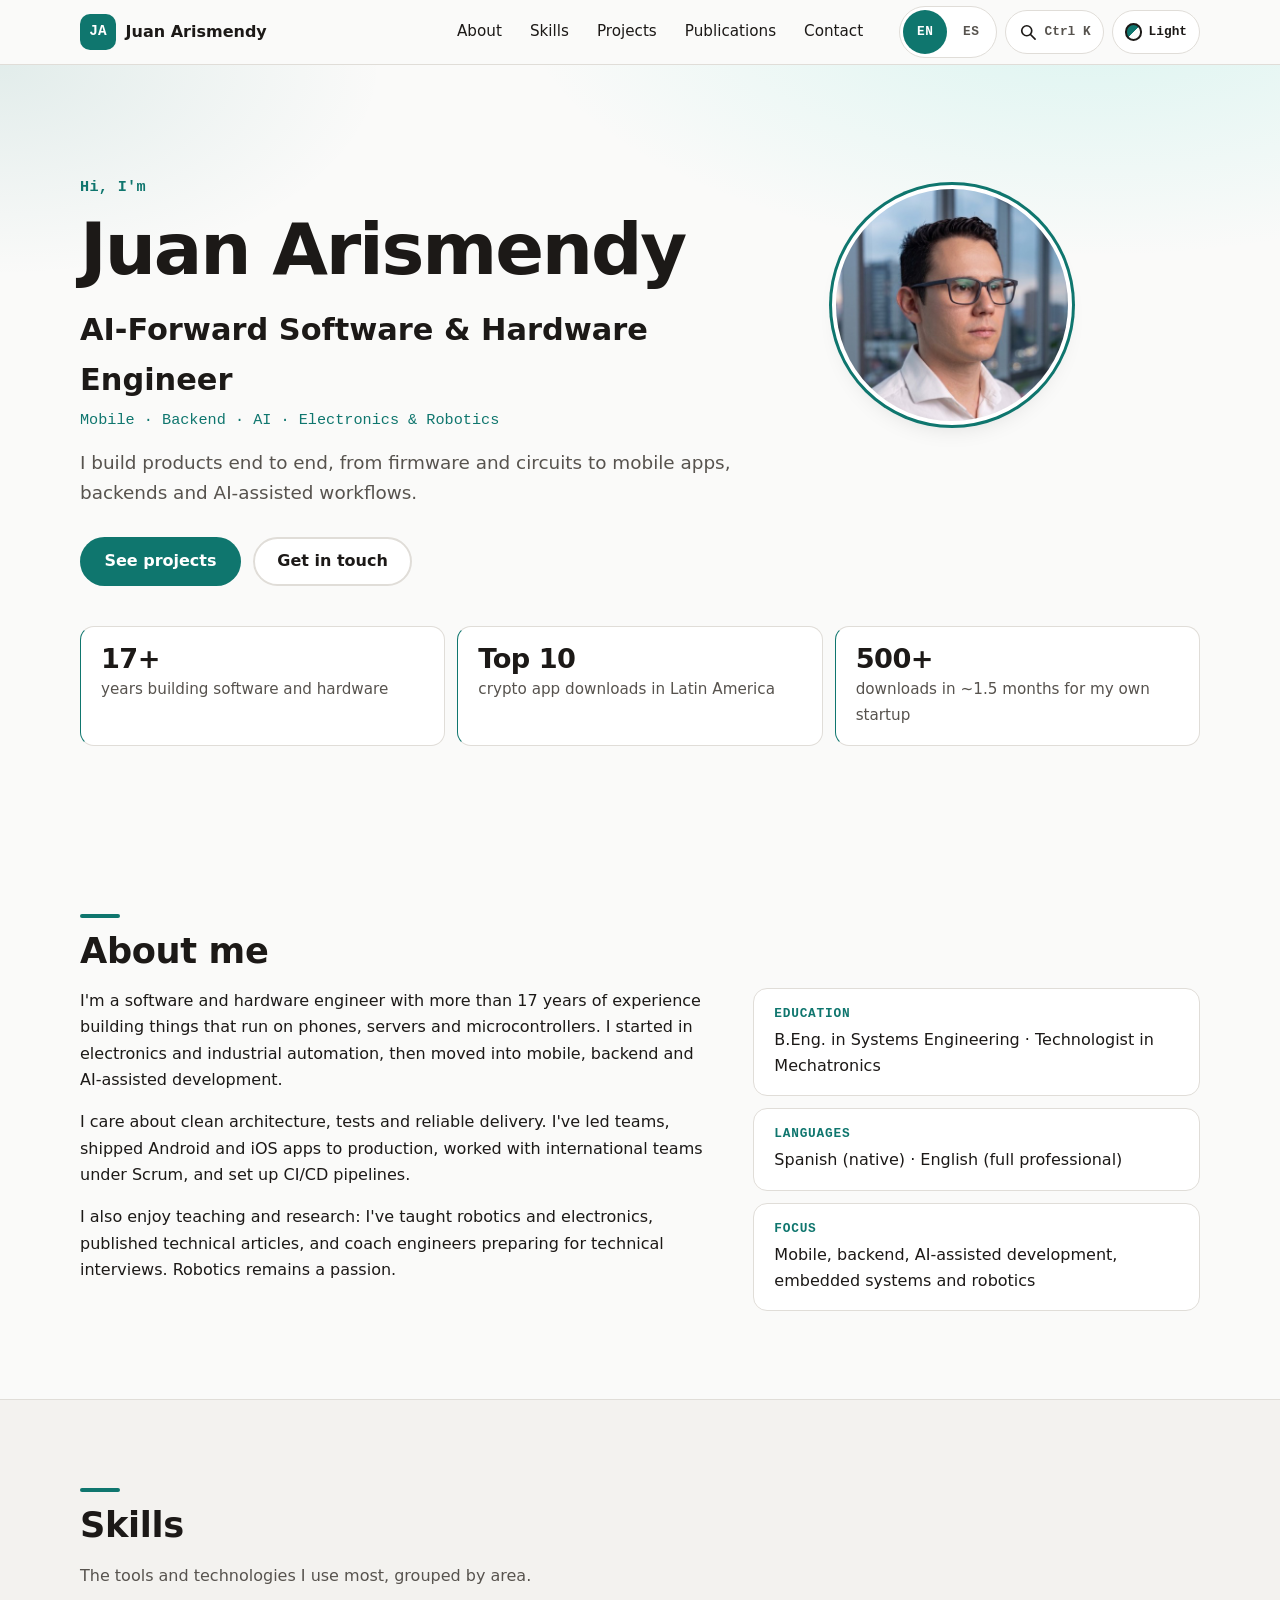
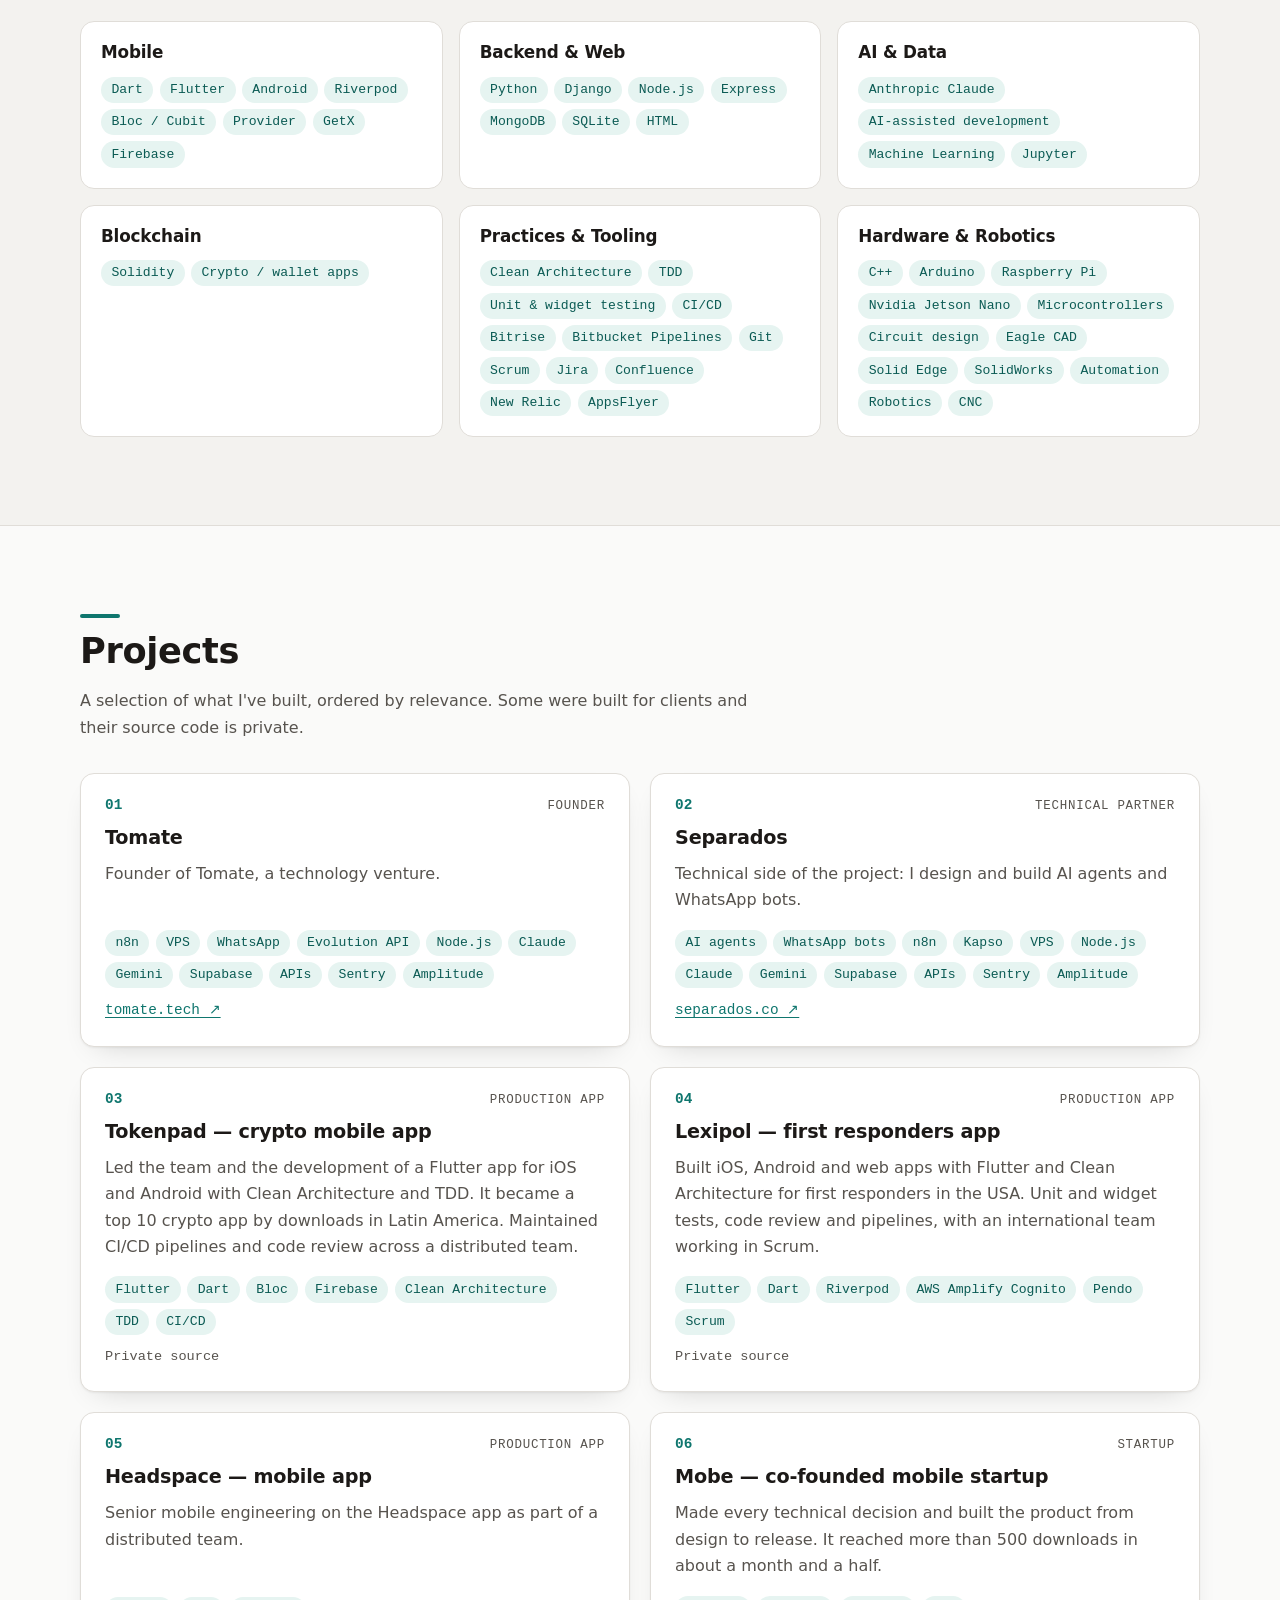
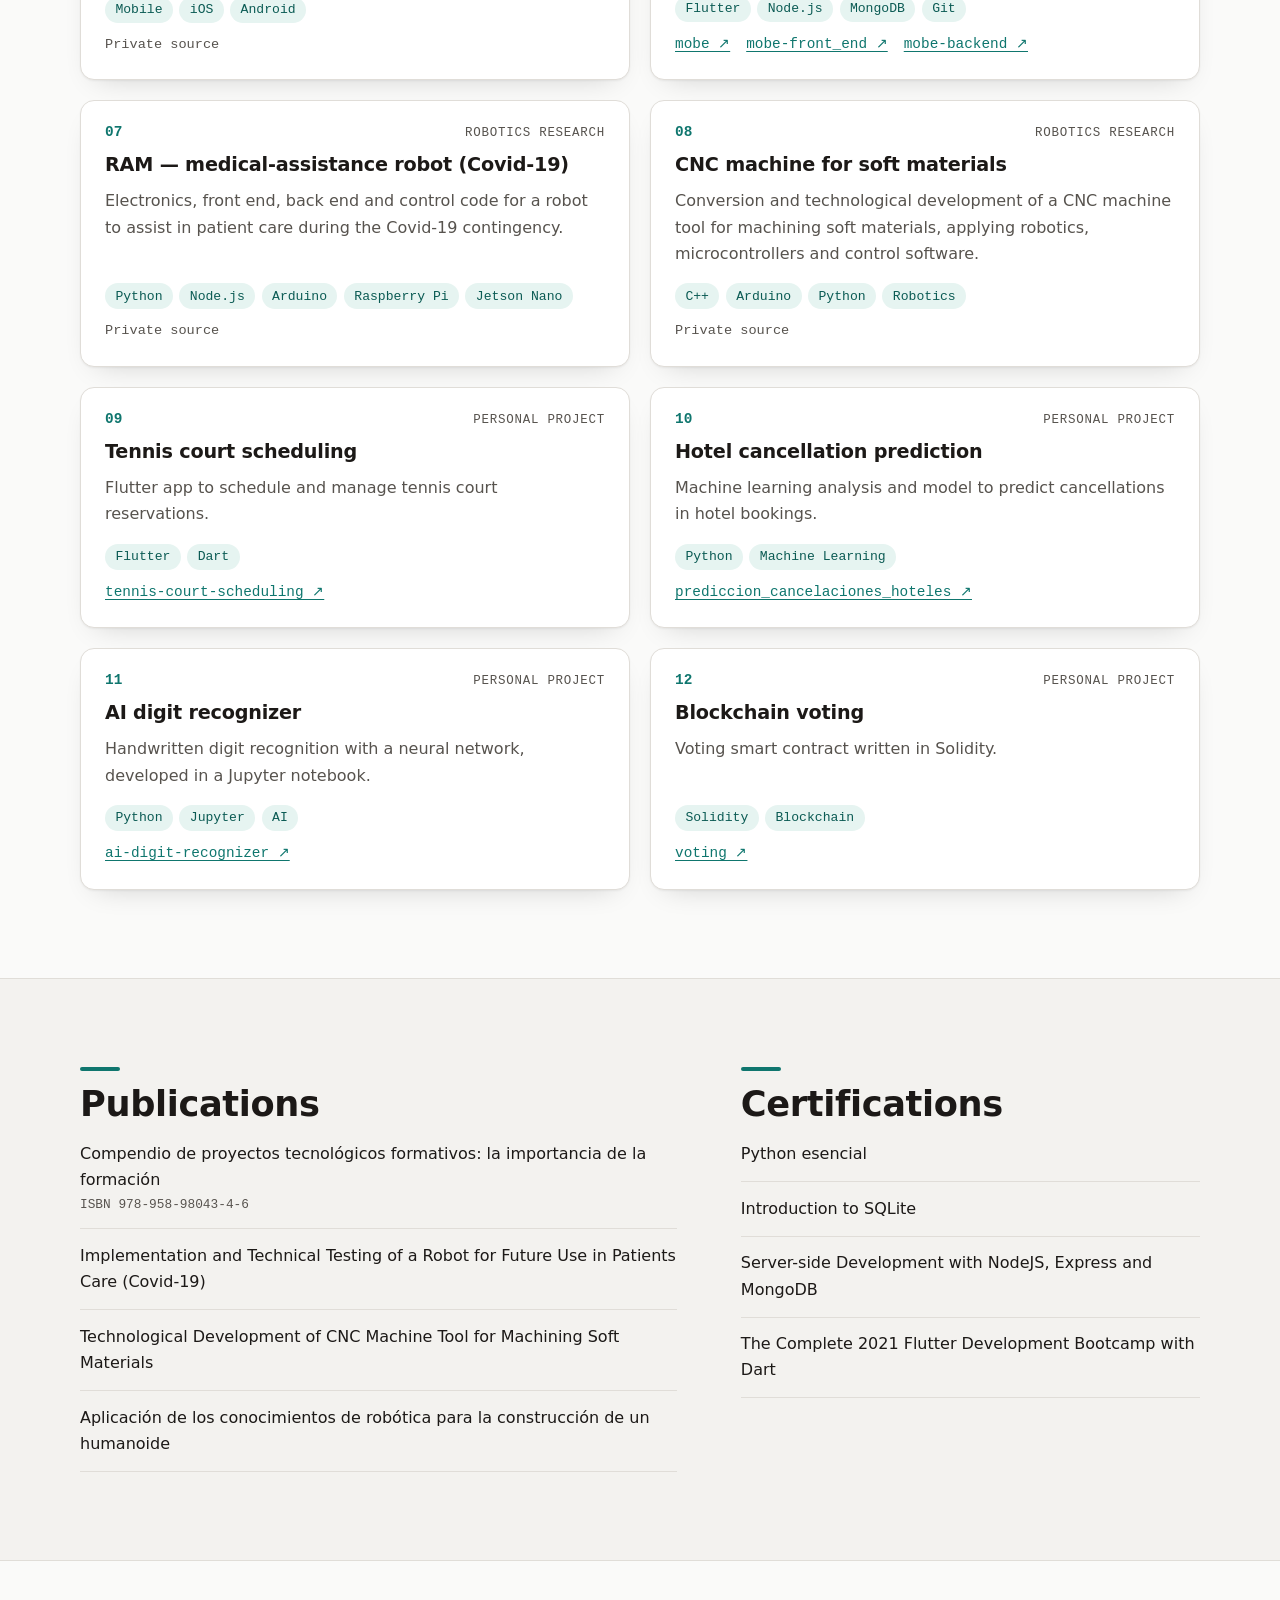
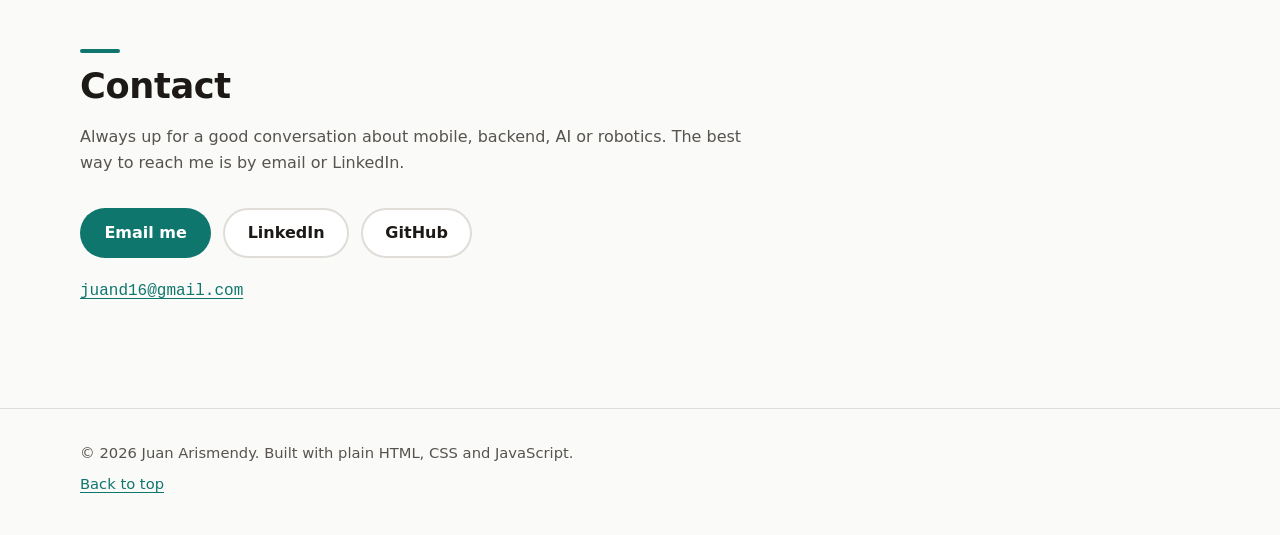
<file: index.html>
<!DOCTYPE html>
<html lang="en">
<head>
  <meta charset="utf-8">
  <meta name="viewport" content="width=device-width, initial-scale=1">
  <title>Juan Arismendy — AI-Forward Software &amp; Hardware Engineer</title>
  <meta name="description" id="meta-description" content="Portfolio of Juan Arismendy: software and hardware engineer building mobile, backend, AI and robotics products.">
  <meta name="author" content="Juan Arismendy">
  <meta name="color-scheme" content="light dark">
  <meta name="theme-color" content="#fafaf9">

  <link rel="canonical" href="https://juanda16.github.io/">
  <link rel="alternate" hreflang="en" href="https://juanda16.github.io/?lang=en">
  <link rel="alternate" hreflang="es" href="https://juanda16.github.io/?lang=es">
  <link rel="alternate" hreflang="x-default" href="https://juanda16.github.io/">

  <link rel="icon" href="assets/favicon.svg" type="image/svg+xml">

  <meta property="og:type" content="website">
  <meta property="og:site_name" content="Juan Arismendy">
  <meta property="og:url" content="https://juanda16.github.io/">
  <meta property="og:title" id="og-title" content="Juan Arismendy — AI-Forward Software &amp; Hardware Engineer">
  <meta property="og:description" id="og-description" content="Portfolio of Juan Arismendy: software and hardware engineer building mobile, backend, AI and robotics products.">
  <meta property="og:image" content="https://juanda16.github.io/assets/og-image.png">
  <meta property="og:image:width" content="1200">
  <meta property="og:image:height" content="630">
  <meta property="og:image:alt" content="Juan Arismendy — AI-Forward Software and Hardware Engineer">
  <meta property="og:locale" id="og-locale" content="en_US">
  <meta property="og:locale:alternate" id="og-locale-alt" content="es_CO">
  <meta name="twitter:card" content="summary_large_image">

  <script>
    // Apply the theme before first paint to avoid a flash.
    (function () {
      var root = document.documentElement;
      var theme = null;
      try { theme = localStorage.getItem('theme'); } catch (e) {}
      if (['light', 'dark', 'paper', 'blueprint', 'pcb', 'amber'].indexOf(theme) === -1) {
        theme = window.matchMedia && matchMedia('(prefers-color-scheme: dark)').matches ? 'dark' : 'light';
      }
      root.dataset.theme = theme;
      root.classList.add('is-loading');
    })();
  </script>
  <link rel="stylesheet" href="css/style.css?v=13">
  <script src="js/app.js?v=13" defer></script>
</head>
<body id="top">
  <a class="skip-link" href="#main" data-i18n="a11y.skip">Skip to content</a>

  <header class="site-header">
    <div class="container bar">
      <a class="brand" href="#top" aria-label="Juan Arismendy">
        <span class="brand-mark" aria-hidden="true">JA</span>
        <span class="brand-name">Juan Arismendy</span>
      </a>

      <nav id="site-nav" class="site-nav" data-i18n-attr="aria-label:a11y.nav" aria-label="Main">
        <ul>
          <li><a href="#about" data-i18n="nav.about">About</a></li>
          <li><a href="#skills" data-i18n="nav.skills">Skills</a></li>
          <li><a href="#projects" data-i18n="nav.projects">Projects</a></li>
          <li><a href="#publications" data-i18n="nav.publications">Publications</a></li>
          <li><a href="#contact" data-i18n="nav.contact">Contact</a></li>
        </ul>
      </nav>

      <div class="controls">
        <div class="lang-toggle" role="group" data-i18n-attr="aria-label:a11y.language" aria-label="Language">
          <button type="button" data-lang-btn="en" lang="en" aria-pressed="true" title="English">EN</button>
          <button type="button" data-lang-btn="es" lang="es" aria-pressed="false" title="Español">ES</button>
        </div>

        <button type="button" id="palette-btn" class="icon-btn palette-btn" aria-haspopup="dialog" data-i18n-attr="aria-label:palette.open" aria-label="Open command palette">
          <svg viewBox="0 0 24 24" width="20" height="20" aria-hidden="true" focusable="false"><circle cx="10.5" cy="10.5" r="6" fill="none" stroke="currentColor" stroke-width="2"/><path stroke="currentColor" stroke-width="2" stroke-linecap="round" d="m15 15 5.5 5.5"/></svg>
          <kbd id="palette-kbd" aria-hidden="true">Ctrl K</kbd>
        </button>

        <button type="button" id="theme-toggle" class="icon-btn theme-btn" aria-label="Switch theme">
          <span class="swatch" aria-hidden="true"></span>
          <span id="theme-name" class="theme-name" aria-hidden="true"></span>
        </button>

        <button type="button" id="menu-toggle" class="icon-btn menu-btn" aria-expanded="false" aria-controls="site-nav" data-i18n-attr="aria-label:a11y.menu" aria-label="Menu">
          <svg viewBox="0 0 24 24" width="22" height="22" aria-hidden="true" focusable="false"><path stroke="currentColor" stroke-width="2" stroke-linecap="round" d="M4 7h16M4 12h16M4 17h16"/></svg>
        </button>
      </div>
    </div>
  </header>

  <main id="main">
    <noscript>
      <p class="container noscript">
        This site needs JavaScript to show its content. / Este sitio necesita JavaScript para mostrar su contenido.
        <a href="https://github.com/Juanda16">GitHub</a> ·
        <a href="https://www.linkedin.com/in/juanarismendy16/">LinkedIn</a>
      </p>
    </noscript>

    <section class="hero" aria-labelledby="hero-title">
      <div class="container hero-inner">
        <div class="hero-grid">
          <div class="hero-text">
            <p class="eyebrow" data-i18n="hero.greeting">Hi, I'm</p>
            <h1 id="hero-title">Juan Arismendy</h1>
            <p class="hero-role" data-i18n="hero.role">AI-Forward Software &amp; Hardware Engineer</p>
            <p class="hero-stack" data-i18n="hero.stack">Mobile · Backend · AI · Electronics &amp; Robotics</p>
            <p class="hero-tagline" data-i18n="hero.tagline"></p>
            <div class="hero-cta">
              <a class="btn btn-primary" href="#projects" data-i18n="hero.ctaProjects">See projects</a>
              <a class="btn btn-ghost" href="#contact" data-i18n="hero.ctaContact">Get in touch</a>
            </div>
          </div>
          <img class="avatar" src="assets/avatar.jpg" width="480" height="480" fetchpriority="high" decoding="async"
               data-i18n-attr="alt:hero.photoAlt" alt="Portrait of Juan Arismendy">
        </div>
        <ul class="highlights" id="hero-highlights"></ul>
      </div>
    </section>

    <section id="about" class="section" aria-labelledby="about-title">
      <div class="container">
        <h2 id="about-title" class="section-title" data-i18n="about.title">About me</h2>
        <div class="about-grid">
          <div class="prose">
            <p data-i18n="about.p1"></p>
            <p data-i18n="about.p2"></p>
            <p data-i18n="about.p3"></p>
          </div>
          <dl class="facts" id="about-facts"></dl>
        </div>
      </div>
    </section>

    <section id="skills" class="section section-alt" aria-labelledby="skills-title">
      <div class="container">
        <h2 id="skills-title" class="section-title" data-i18n="skills.title">Skills</h2>
        <p class="section-intro" data-i18n="skills.intro"></p>
        <div class="skills-grid" id="skills-grid"></div>
      </div>
    </section>

    <section id="projects" class="section" aria-labelledby="projects-title">
      <div class="container">
        <h2 id="projects-title" class="section-title" data-i18n="projects.title">Projects</h2>
        <p class="section-intro" data-i18n="projects.intro"></p>
        <div class="projects-grid" id="projects-grid"></div>
      </div>
    </section>

    <section id="publications" class="section section-alt" aria-labelledby="pubs-title">
      <div class="container two-col">
        <div>
          <h2 id="pubs-title" class="section-title" data-i18n="publications.title">Publications</h2>
          <ul class="plain-list" id="pubs-list"></ul>
        </div>
        <div>
          <h2 id="certs-title" class="section-title" data-i18n="certifications.title">Certifications</h2>
          <ul class="plain-list" id="certs-list"></ul>
        </div>
      </div>
    </section>

    <section id="contact" class="section" aria-labelledby="contact-title">
      <div class="container contact">
        <h2 id="contact-title" class="section-title" data-i18n="contact.title">Contact</h2>
        <p class="section-intro" data-i18n="contact.text"></p>
        <ul class="contact-links">
          <li><a class="btn btn-primary" href="mailto:juand16@gmail.com"><span data-i18n="contact.email">Email</span><span class="sr-only">: juand16@gmail.com</span></a></li>
          <li><a class="btn btn-ghost" href="https://www.linkedin.com/in/juanarismendy16/" target="_blank" rel="noopener noreferrer">LinkedIn</a></li>
          <li><a class="btn btn-ghost" href="https://github.com/Juanda16" target="_blank" rel="noopener noreferrer">GitHub</a></li>
        </ul>
        <p class="contact-mail"><a href="mailto:juand16@gmail.com">juand16@gmail.com</a></p>
      </div>
    </section>
  </main>

  <footer class="site-footer">
    <div class="container">
      <p data-i18n="footer.text"></p>
      <p><a href="#top" data-i18n="footer.top">Back to top</a></p>
    </div>
  </footer>

  <dialog id="palette" class="palette" data-i18n-attr="aria-label:palette.title" aria-label="Command palette">
    <input id="palette-input" class="palette-input" type="text" role="combobox" aria-expanded="true"
           aria-controls="palette-list" aria-autocomplete="list" autocomplete="off" autocapitalize="off" spellcheck="false"
           data-i18n-attr="placeholder:palette.placeholder;aria-label:palette.title" placeholder="Type a command…">
    <ul id="palette-list" class="palette-list" role="listbox"></ul>
    <p id="palette-output" class="palette-output" role="status" aria-live="polite"></p>
    <p class="palette-hint" data-i18n="palette.hint"></p>
  </dialog>
</body>
</html>
</file>
<file: css/style.css>
/* ==========================================================================
   Juan Arismendy — personal site
   Concept: "from circuit to app". Engineering-drawing look (blueprint / graph
   paper), datasheet-style project cards, command palette.
   Mobile first, no dependencies.
   Themes are set with [data-theme] on <html>; without JS the system
   preference (prefers-color-scheme) is used.
   ========================================================================== */

:root {
  /* light = the original look (default) */
  --bg: #fafaf9;
  --grid: transparent;
  --grid-strong: transparent;
  --surface: #ffffff;
  --surface-alt: #f3f2ef;
  --text: #1c1917;
  --muted: #57534e;
  --accent: #0f766e;
  --accent-strong: #115e59;
  --on-accent: #ffffff;
  --tag-bg: #e6f4f1;
  --border: #e0ddd8;
  --shadow: 0 1px 2px rgb(0 0 0 / 0.05), 0 12px 28px -16px rgb(0 0 0 / 0.2);

  --font: system-ui, -apple-system, "Segoe UI", Roboto, "Helvetica Neue", Arial, sans-serif;
  --mono: ui-monospace, SFMono-Regular, Menlo, Consolas, "Liberation Mono", monospace;
  --radius: 14px;
  --maxw: 70rem;
  --header-h: 4rem;

  color-scheme: light;
}

/* dark = the original dark look. Follows the system unless a theme was chosen. */
@media (prefers-color-scheme: dark) {
  :root:not([data-theme]) {
    --bg: #0d1114;
    --surface: #151a1f;
    --surface-alt: #11161a;
    --text: #e8e6e3;
    --muted: #a7a29b;
    --accent: #2dd4bf;
    --accent-strong: #5eead4;
    --on-accent: #042f2e;
    --tag-bg: #12302c;
    --border: #262d33;
    --shadow: 0 1px 2px rgb(0 0 0 / 0.4), 0 12px 28px -16px rgb(0 0 0 / 0.7);
    color-scheme: dark;
  }
}

:root[data-theme="dark"] {
  --bg: #0d1114;
  --surface: #151a1f;
  --surface-alt: #11161a;
  --text: #e8e6e3;
  --muted: #a7a29b;
  --accent: #2dd4bf;
  --accent-strong: #5eead4;
  --on-accent: #042f2e;
  --tag-bg: #12302c;
  --border: #262d33;
  --shadow: 0 1px 2px rgb(0 0 0 / 0.4), 0 12px 28px -16px rgb(0 0 0 / 0.7);
  color-scheme: dark;
}

/* paper = engineering graph paper (technical look) */
:root[data-theme="paper"] {
  --bg: #f5f6f1;
  --grid: rgb(11 98 164 / 0.07);
  --grid-strong: rgb(11 98 164 / 0.13);
  --surface: #fffefb;
  --surface-alt: rgb(228 232 224 / 0.55);
  --text: #10202b;
  --muted: #465662;
  --accent: #0b62a4;
  --accent-strong: #084b7f;
  --on-accent: #ffffff;
  --tag-bg: rgb(11 98 164 / 0.08);
  --border: #c3ced3;
  --shadow: 0 1px 2px rgb(16 32 43 / 0.06), 0 14px 28px -18px rgb(16 32 43 / 0.28);
  --radius: 8px;
  color-scheme: light;
}

/* blueprint = white lines on blue (technical look) */
:root[data-theme="blueprint"] {
  --bg: #0a1a2f;
  --grid: rgb(92 200 255 / 0.07);
  --grid-strong: rgb(92 200 255 / 0.14);
  --surface: #0f2440;
  --surface-alt: rgb(15 36 64 / 0.55);
  --text: #e6eef8;
  --muted: #9fb6cd;
  --accent: #5cc8ff;
  --accent-strong: #8ddbff;
  --on-accent: #04213a;
  --tag-bg: rgb(92 200 255 / 0.1);
  --border: #21406a;
  --shadow: 0 1px 2px rgb(0 0 0 / 0.4), 0 14px 28px -18px rgb(0 0 0 / 0.7);
  --radius: 8px;
  color-scheme: dark;
}

/* pcb = green board, gold traces, silkscreen text */
:root[data-theme="pcb"] {
  --bg: #06281a;
  --grid: rgb(242 201 76 / 0.06);
  --grid-strong: rgb(242 201 76 / 0.13);
  --surface: #0a3b25;
  --surface-alt: rgb(10 59 37 / 0.55);
  --text: #eaf5e3;
  --muted: #a8cdb0;
  --accent: #f2c94c;
  --accent-strong: #ffe08a;
  --on-accent: #241a00;
  --tag-bg: rgb(242 201 76 / 0.1);
  --border: #1d6a45;
  --shadow: 0 1px 2px rgb(0 0 0 / 0.4), 0 14px 28px -18px rgb(0 0 0 / 0.7);
  --radius: 8px;
  color-scheme: dark;
}

/* amber = old CRT terminal */
:root[data-theme="amber"] {
  --bg: #0d0900;
  --grid: rgb(255 176 0 / 0.05);
  --grid-strong: rgb(255 176 0 / 0.11);
  --surface: #170f00;
  --surface-alt: rgb(23 15 0 / 0.6);
  --text: #ffb000;
  --muted: #d19200;
  --accent: #ffcc4d;
  --accent-strong: #ffe08a;
  --on-accent: #1a1000;
  --tag-bg: rgb(255 176 0 / 0.1);
  --border: #5a3d00;
  --shadow: none;
  --font: var(--mono);
  --radius: 3px;
  color-scheme: dark;
}
:root[data-theme="amber"] body::after {
  content: ""; position: fixed; inset: 0; z-index: 60; pointer-events: none;
  background: repeating-linear-gradient(to bottom, rgb(0 0 0 / 0.14) 0 1px, transparent 1px 3px);
}

/* Theme families: "classic" (light, dark) keeps the original rounded look; every
   other theme uses the technical look (graph paper, datasheet cards). */

/* ---------- Base ---------- */
*, *::before, *::after { box-sizing: border-box; }

html {
  scroll-behavior: smooth;
  scroll-padding-top: calc(var(--header-h) + 1rem);
  -webkit-text-size-adjust: 100%;
}

body {
  margin: 0;
  font-family: var(--font);
  font-size: 1rem;
  line-height: 1.65;
  color: var(--text);
  background-color: var(--bg);
  /* engineering graph paper: minor 24px, major 120px */
  background-image:
    linear-gradient(var(--grid-strong) 1px, transparent 1px),
    linear-gradient(90deg, var(--grid-strong) 1px, transparent 1px),
    linear-gradient(var(--grid) 1px, transparent 1px),
    linear-gradient(90deg, var(--grid) 1px, transparent 1px);
  background-size: 120px 120px, 120px 120px, 24px 24px, 24px 24px;
}

/* Hide content until translations are applied (avoids layout jumps). */
.is-loading main,
.is-loading .site-footer { visibility: hidden; }

img, svg { max-width: 100%; }
h1, h2, h3 { line-height: 1.2; margin: 0; letter-spacing: -0.01em; }
p { margin: 0 0 1rem; }
ul, ol { margin: 0; padding: 0; list-style: none; }

a { color: var(--accent); text-underline-offset: 0.2em; }
a:hover { color: var(--accent-strong); }

:focus-visible {
  outline: 3px solid var(--accent);
  outline-offset: 3px;
  border-radius: 4px;
}

.container { width: min(100% - 2.5rem, var(--maxw)); margin-inline: auto; }

.sr-only {
  position: absolute; width: 1px; height: 1px; margin: -1px; padding: 0;
  overflow: hidden; clip: rect(0 0 0 0); white-space: nowrap; border: 0;
}

.skip-link {
  position: absolute; left: 1rem; top: -4rem; z-index: 100;
  padding: 0.6rem 1rem; border-radius: 6px;
  background: var(--accent); color: var(--on-accent); font-weight: 600;
  text-decoration: none;
}
.skip-link:focus { top: 1rem; color: var(--on-accent); }

.noscript { padding-block: 2rem; }

/* ---------- Header ---------- */
.site-header {
  position: sticky; top: 0; z-index: 50;
  background: var(--bg);
  border-bottom: 1px solid var(--border);
}
@supports (background: color-mix(in srgb, red, blue)) {
  .site-header { background: color-mix(in srgb, var(--bg) 92%, transparent); backdrop-filter: blur(8px); }
}

.bar {
  display: flex; align-items: center; justify-content: space-between;
  gap: 1rem; min-height: var(--header-h);
}

.brand {
  display: inline-flex; align-items: center; gap: 0.6rem;
  color: var(--text); text-decoration: none; font-weight: 700;
}
.brand:hover { color: var(--text); }
.brand-mark {
  display: grid; place-items: center; width: 2.25rem; height: 2.25rem;
  border-radius: 6px; background: var(--accent); color: var(--on-accent);
  font-family: var(--mono); font-size: 0.9rem; font-weight: 700;
}
.brand-name { display: none; }

.controls { display: flex; align-items: center; gap: 0.5rem; }

.lang-toggle {
  display: inline-flex; padding: 3px; gap: 2px;
  border: 1px solid var(--border); border-radius: 8px; background: var(--surface);
}
.lang-toggle button {
  min-width: 2.75rem; min-height: 2.75rem; padding: 0 0.5rem;
  border: 0; border-radius: 6px; cursor: pointer;
  background: transparent; color: var(--muted);
  font: 600 0.8rem/1 var(--mono); letter-spacing: 0.04em;
}
.lang-toggle button[aria-pressed="true"] { background: var(--accent); color: var(--on-accent); }
.lang-toggle button:not([aria-pressed="true"]):hover { color: var(--text); }

.icon-btn {
  display: inline-flex; align-items: center; justify-content: center; gap: 0.4rem;
  min-width: 2.75rem; height: 2.75rem; padding: 0;
  border: 1px solid var(--border); border-radius: 8px; cursor: pointer;
  background: var(--surface); color: var(--text);
  font: 600 0.8rem/1 var(--mono);
}
.icon-btn:hover { border-color: var(--accent); color: var(--accent); }
.icon-btn kbd { display: none; font: inherit; color: var(--muted); }

/* Theme button: swatch previews the current theme */
.swatch {
  width: 1.1rem; height: 1.1rem; border-radius: 50%; flex: none;
  border: 2px solid currentColor;
  background: linear-gradient(135deg, var(--accent) 50%, var(--bg) 50%);
}
.theme-name { display: none; }

/* Mobile navigation (collapsed by default) */
.site-nav {
  position: absolute; left: 0; right: 0; top: 100%;
  display: none;
  background: var(--bg); border-bottom: 1px solid var(--border);
  padding: 0.5rem 1.25rem 1rem;
}
.site-nav.is-open { display: block; }
.site-nav a {
  display: block; padding: 0.85rem 0.25rem;
  color: var(--text); text-decoration: none; font-weight: 500;
  border-bottom: 1px solid var(--border);
}
.site-nav li:last-child a { border-bottom: 0; }
.site-nav a:hover { color: var(--accent); }

/* ---------- Hero ---------- */
.hero {
  padding-block: clamp(3.5rem, 10vw, 7rem) clamp(3rem, 8vw, 5rem);
  background:
    radial-gradient(60rem 28rem at 85% -10%, rgb(92 160 255 / 0.14), transparent 60%);
}
.hero-grid { display: grid; gap: 1.5rem; }
.hero-text { min-width: 0; }
.avatar {
  order: -1; /* mobile: photo above the name */
  width: 7rem; height: 7rem; border-radius: 50%;
  object-fit: cover; background: var(--surface);
  border: 4px solid var(--surface);
  box-shadow: 0 0 0 3px var(--accent), var(--shadow);
  outline: 1px dashed var(--accent); outline-offset: 9px;
}
.eyebrow {
  margin-bottom: 0.5rem; color: var(--accent);
  font: 600 0.95rem/1.4 var(--mono); letter-spacing: 0.02em;
}
.hero h1 { font-size: clamp(2.4rem, 8vw, 4.5rem); font-weight: 800; letter-spacing: -0.03em; }
.hero-role {
  margin: 0.75rem 0 0.25rem;
  font-size: clamp(1.25rem, 3.6vw, 1.9rem); font-weight: 700; color: var(--text);
}
.hero-stack { color: var(--accent); font: 500 0.95rem/1.5 var(--mono); }
.hero-tagline { max-width: 42rem; margin: 1rem 0 0; font-size: 1.15rem; color: var(--muted); }
.hero-cta { display: flex; flex-wrap: wrap; gap: 0.75rem; margin-top: 1.75rem; }

.highlights {
  display: grid; gap: 0.75rem; margin-top: 2.5rem;
  grid-template-columns: 1fr;
}
.highlights li {
  padding: 1rem 1.25rem; border: 1px solid var(--border);
  border-left: 3px solid var(--accent);
  border-radius: var(--radius); background: var(--surface);
}
.highlights strong { display: block; font-size: 1.7rem; line-height: 1.2; letter-spacing: -0.02em; font-family: var(--mono); }
.highlights span { color: var(--muted); font-size: 0.95rem; }

/* ---------- Buttons ---------- */
.btn {
  display: inline-flex; align-items: center; justify-content: center;
  min-height: 2.9rem; padding: 0.6rem 1.4rem; border-radius: 6px;
  border: 2px solid transparent; font-weight: 600; text-decoration: none;
  transition: transform 0.15s ease, background-color 0.15s ease, border-color 0.15s ease;
}
.btn:hover { transform: translateY(-1px); }
.btn-primary { background: var(--accent); color: var(--on-accent); }
.btn-primary:hover { background: var(--accent-strong); color: var(--on-accent); }
.btn-ghost { border-color: var(--border); color: var(--text); background: var(--surface); }
.btn-ghost:hover { border-color: var(--accent); color: var(--accent); }

/* ---------- Sections ---------- */
main { counter-reset: sec; }
.section { padding-block: clamp(3rem, 8vw, 5.5rem); counter-increment: sec; }
.section-alt { background: var(--surface-alt); border-block: 1px solid var(--border); }

/* Section title with drawing-style index and dimension line */
.section-title {
  display: flex; align-items: center; gap: 0.75rem;
  margin-bottom: 1.25rem;
  font-size: clamp(1.6rem, 4.5vw, 2.2rem); font-weight: 800;
}
.section-title::before {
  content: counter(sec, decimal-leading-zero) " //";
  color: var(--accent); font: 700 0.85rem/1 var(--mono); letter-spacing: 0.04em;
}
.section-title::after {
  content: ""; flex: 1; max-width: 10rem; height: 9px;
  border-inline: 1px solid var(--accent);
  background: linear-gradient(var(--accent), var(--accent)) center / 100% 1px no-repeat;
  opacity: 0.55;
}
.section-intro { max-width: 42rem; margin-bottom: 2rem; color: var(--muted); }

/* About */
.about-grid { display: grid; gap: 2rem; }
.prose { max-width: 40rem; }
.prose p { color: var(--text); }

.facts { display: grid; gap: 0.75rem; margin: 0; align-content: start; }
.facts > div {
  padding: 1rem 1.25rem; border: 1px solid var(--border);
  border-radius: var(--radius); background: var(--surface);
}
.facts dt { color: var(--accent); font: 600 0.8rem/1.4 var(--mono); text-transform: uppercase; letter-spacing: 0.06em; }
.facts dd { margin: 0.25rem 0 0; }

/* Skills */
.skills-grid { display: grid; gap: 1rem; grid-template-columns: 1fr; }
.skill-card {
  padding: 1.25rem; border: 1px solid var(--border);
  border-radius: var(--radius); background: var(--surface);
}
.skill-card h3 { margin-bottom: 0.9rem; font-size: 1.05rem; }

.chips { display: flex; flex-wrap: wrap; gap: 0.4rem; }
.chip {
  padding: 0.2rem 0.6rem; border-radius: 4px;
  border: 1px solid var(--border);
  background: var(--tag-bg); color: var(--accent-strong);
  font: 500 0.82rem/1.5 var(--mono);
}

/* Projects: datasheet cards */
.projects-grid { display: grid; gap: 1.25rem; grid-template-columns: 1fr; }
.project {
  display: flex; flex-direction: column;
  border: 1px solid var(--border); border-radius: var(--radius);
  background: var(--surface); box-shadow: var(--shadow); overflow: hidden;
}
.ds-head {
  display: flex; align-items: center; justify-content: space-between; gap: 1rem;
  padding: 0.5rem 1.25rem;
  background: var(--tag-bg); border-bottom: 1px solid var(--border);
  font: 600 0.75rem/1.2 var(--mono); letter-spacing: 0.06em; text-transform: uppercase;
}
.ds-ref { color: var(--accent-strong); }
.ds-kind { color: var(--muted); text-align: right; }
.ds-body { display: flex; flex-direction: column; gap: 0.75rem; flex: 1; padding: 1.25rem 1.25rem 1.5rem; }
.project h3 { font-size: 1.2rem; }
.project p { margin: 0; color: var(--muted); }

.pinout-wrap { margin-top: auto; padding-top: 0.5rem; }
.pinout-title { margin: 0 0 0.35rem; font: 600 0.72rem/1.2 var(--mono); letter-spacing: 0.1em; text-transform: uppercase; color: var(--muted); }
.pinout {
  display: grid; grid-template-columns: repeat(2, minmax(0, 1fr));
  border: 1px solid var(--border); border-radius: 4px; overflow: hidden;
  font: 500 0.8rem/1.4 var(--mono);
}
.pinout li {
  display: flex; gap: 0.6rem; padding: 0.3rem 0.6rem; min-width: 0;
  border-top: 1px solid var(--border);
}
.pinout li:nth-child(-n + 2) { border-top: 0; }
.pinout li:nth-child(odd) { border-right: 1px solid var(--border); }
.pin-n { color: var(--accent); flex: none; }
.pin-s { overflow-wrap: anywhere; }

.project-links { display: flex; flex-wrap: wrap; gap: 0.5rem 1rem; }
.project-links a { font: 500 0.9rem/1.5 var(--mono); }
.project-private { color: var(--muted); font: 500 0.85rem/1.5 var(--mono); }

/* Publications & certifications */
.two-col { display: grid; gap: 2.5rem; }
.plain-list li { padding: 0.85rem 0; border-bottom: 1px solid var(--border); }
.plain-list li:first-child { padding-top: 0; }
.plain-list small { display: block; color: var(--muted); font-family: var(--mono); font-size: 0.8rem; }

/* Contact */
.contact-links { display: flex; flex-wrap: wrap; gap: 0.75rem; }
.contact-mail { margin-top: 1.25rem; font-family: var(--mono); }

/* Footer */
.site-footer { padding-block: 2rem; border-top: 1px solid var(--border); color: var(--muted); font-size: 0.92rem; }
.site-footer p { margin-bottom: 0.4rem; }

/* ---------- Classic look (default: light / dark) ---------- */
:root:is([data-theme="light"], [data-theme="dark"]) .skip-link { border-radius: 8px; }
:root:is([data-theme="light"], [data-theme="dark"]) .brand-mark { border-radius: 10px; }
:root:is([data-theme="light"], [data-theme="dark"]) .lang-toggle, :root:is([data-theme="light"], [data-theme="dark"]) .lang-toggle button, :root:is([data-theme="light"], [data-theme="dark"]) .icon-btn, :root:is([data-theme="light"], [data-theme="dark"]) .btn { border-radius: 999px; }
:root:is([data-theme="light"], [data-theme="dark"]) .site-nav a { border-radius: 8px; }
:root:is([data-theme="light"], [data-theme="dark"]) .hero {
  background:
    radial-gradient(60rem 28rem at 85% -10%, rgb(45 212 191 / 0.16), transparent 60%),
    radial-gradient(40rem 22rem at 0% 0%, rgb(15 118 110 / 0.10), transparent 60%);
}
:root:is([data-theme="light"], [data-theme="dark"]) .avatar { outline: 0; }
:root:is([data-theme="light"], [data-theme="dark"]) .highlights li { border-left-width: 1px; }
:root:is([data-theme="light"], [data-theme="dark"]) .highlights strong { font-family: inherit; }
:root:is([data-theme="light"], [data-theme="dark"]) .section-title { display: block; position: relative; margin-bottom: 1rem; }
:root:is([data-theme="light"], [data-theme="dark"]) .section-title::before {
  content: ""; display: block; width: 2.5rem; height: 4px; margin-bottom: 0.75rem;
  border-radius: 2px; background: var(--accent); font: inherit;
}
:root:is([data-theme="light"], [data-theme="dark"]) .section-title::after { display: none; }
:root:is([data-theme="light"], [data-theme="dark"]) .chip { padding: 0.2rem 0.65rem; border: 0; border-radius: 999px; }
:root[data-theme="light"] .chip, :root:not([data-theme]) .chip { color: #0b5b54; }
@media (prefers-color-scheme: dark) { :root:not([data-theme]) .chip { color: var(--accent-strong); } }
:root:is([data-theme="light"], [data-theme="dark"]) .project { gap: 0.75rem; padding: 1.5rem; overflow: visible; }
:root:is([data-theme="light"], [data-theme="dark"]) .ds-head {
  align-items: baseline; padding: 0; background: none; border: 0;
  font: 500 0.78rem/1.2 var(--mono); letter-spacing: 0.06em;
}
:root:is([data-theme="light"], [data-theme="dark"]) .ds-ref { color: var(--accent); font: 700 0.9rem/1 var(--mono); letter-spacing: 0; }
:root:is([data-theme="light"], [data-theme="dark"]) .ref-pre, :root:is([data-theme="light"], [data-theme="dark"]) .ref-rev { display: none; }
:root:is([data-theme="light"], [data-theme="dark"]) .ds-body { gap: 0.75rem; padding: 0; }
:root:is([data-theme="light"], [data-theme="dark"]) .pinout-wrap { padding-top: 0.25rem; }
:root:is([data-theme="light"], [data-theme="dark"]) .pinout-title, :root:is([data-theme="light"], [data-theme="dark"]) .pin-n { display: none; }
:root:is([data-theme="light"], [data-theme="dark"]) .pinout { display: flex; flex-wrap: wrap; gap: 0.4rem; border: 0; border-radius: 0; overflow: visible; }
:root:is([data-theme="light"], [data-theme="dark"]) .pinout li {
  padding: 0.2rem 0.65rem; border: 0; border-radius: 999px;
  background: var(--tag-bg); color: var(--accent-strong); font: 500 0.82rem/1.5 var(--mono);
}
:root[data-theme="light"] .pinout li { color: #0b5b54; }

/* ---------- Command palette ---------- */
.palette {
  width: min(38rem, calc(100% - 2rem)); max-height: min(30rem, 80vh);
  margin: 12vh auto auto; padding: 0;
  border: 1px solid var(--accent); border-radius: var(--radius);
  background: var(--surface); color: var(--text);
  box-shadow: 0 24px 60px -12px rgb(0 0 0 / 0.5);
}
.palette::backdrop { background: rgb(4 12 24 / 0.55); }
.palette[open] { display: flex; flex-direction: column; }
.palette-input {
  width: 100%; padding: 1rem 1.25rem; border: 0; border-bottom: 1px solid var(--border);
  background: transparent; color: var(--text); font: 500 1rem/1.4 var(--mono);
}
.palette-input:focus { outline: none; }
.palette-input:focus-visible { outline: none; box-shadow: inset 0 -2px 0 var(--accent); }
.palette-list { overflow-y: auto; padding: 0.4rem; }
.palette-item {
  display: flex; align-items: center; justify-content: space-between; gap: 1rem;
  padding: 0.6rem 0.85rem; border-radius: 6px; cursor: pointer;
}
.palette-item[aria-selected="true"] { background: var(--accent); color: var(--on-accent); }
.palette-item small { font: 500 0.72rem/1 var(--mono); letter-spacing: 0.06em; text-transform: uppercase; opacity: 0.75; }
.palette-empty { padding: 1rem 1.25rem; color: var(--muted); }
.palette-output {
  margin: 0; padding: 0.75rem 1.25rem; border-top: 1px solid var(--border);
  font: 500 0.85rem/1.5 var(--mono); color: var(--accent-strong); white-space: pre-line;
}
.palette-output:empty { display: none; }
.palette-hint { margin: 0; padding: 0.55rem 1.25rem; border-top: 1px solid var(--border); color: var(--muted); font: 500 0.72rem/1.4 var(--mono); }

/* ---------- Larger screens ---------- */
@media (min-width: 40rem) {
  /* photo to the right of the name */
  .hero-grid { grid-template-columns: minmax(0, 44rem) auto; justify-content: start; align-items: start; gap: 3rem; }
  .avatar { order: 0; width: 11rem; height: 11rem; margin-top: 1.5rem; }
  .highlights { grid-template-columns: repeat(3, 1fr); }
  .skills-grid { grid-template-columns: repeat(2, 1fr); }
  .projects-grid { grid-template-columns: repeat(2, 1fr); }
}

@media (min-width: 64rem) {
  .brand-name { display: inline; }
  .icon-btn kbd { display: inline; }
  .icon-btn.palette-btn { padding: 0 0.75rem; }
}

@media (min-width: 80rem) {
  .theme-btn { padding: 0 0.75rem; }
  .theme-name { display: inline; }
}

@media (min-width: 56rem) {
  .avatar { width: 15rem; height: 15rem; margin-top: 0.5rem; }
  .about-grid { grid-template-columns: 1.4fr 1fr; gap: 3rem; }
  .skills-grid { grid-template-columns: repeat(3, 1fr); }
  .two-col { grid-template-columns: 1.3fr 1fr; gap: 4rem; }
}

/* Inline nav only when it fits on one line (6 items, EN/ES) */
@media (min-width: 68rem) {
  .menu-btn { display: none; }
  .bar { gap: 1.5rem; }
  .site-nav {
    position: static; display: block; margin-left: auto;
    padding: 0; border: 0; background: transparent;
  }
  .site-nav ul { display: flex; gap: 0.25rem; }
  .site-nav a { padding: 0.5rem 0.75rem; border: 0 !important; border-radius: 6px; font-size: 0.95rem; }
  .site-nav a:hover { background: var(--tag-bg); }
  .site-nav a { white-space: nowrap; }
}

/* ---------- Preferences ---------- */
@media (prefers-reduced-motion: reduce) {
  html { scroll-behavior: auto; }
  *, *::before, *::after { transition: none !important; animation: none !important; }
}

@media (forced-colors: active) {
  .lang-toggle button[aria-pressed="true"] { outline: 2px solid; }
}
</file>
